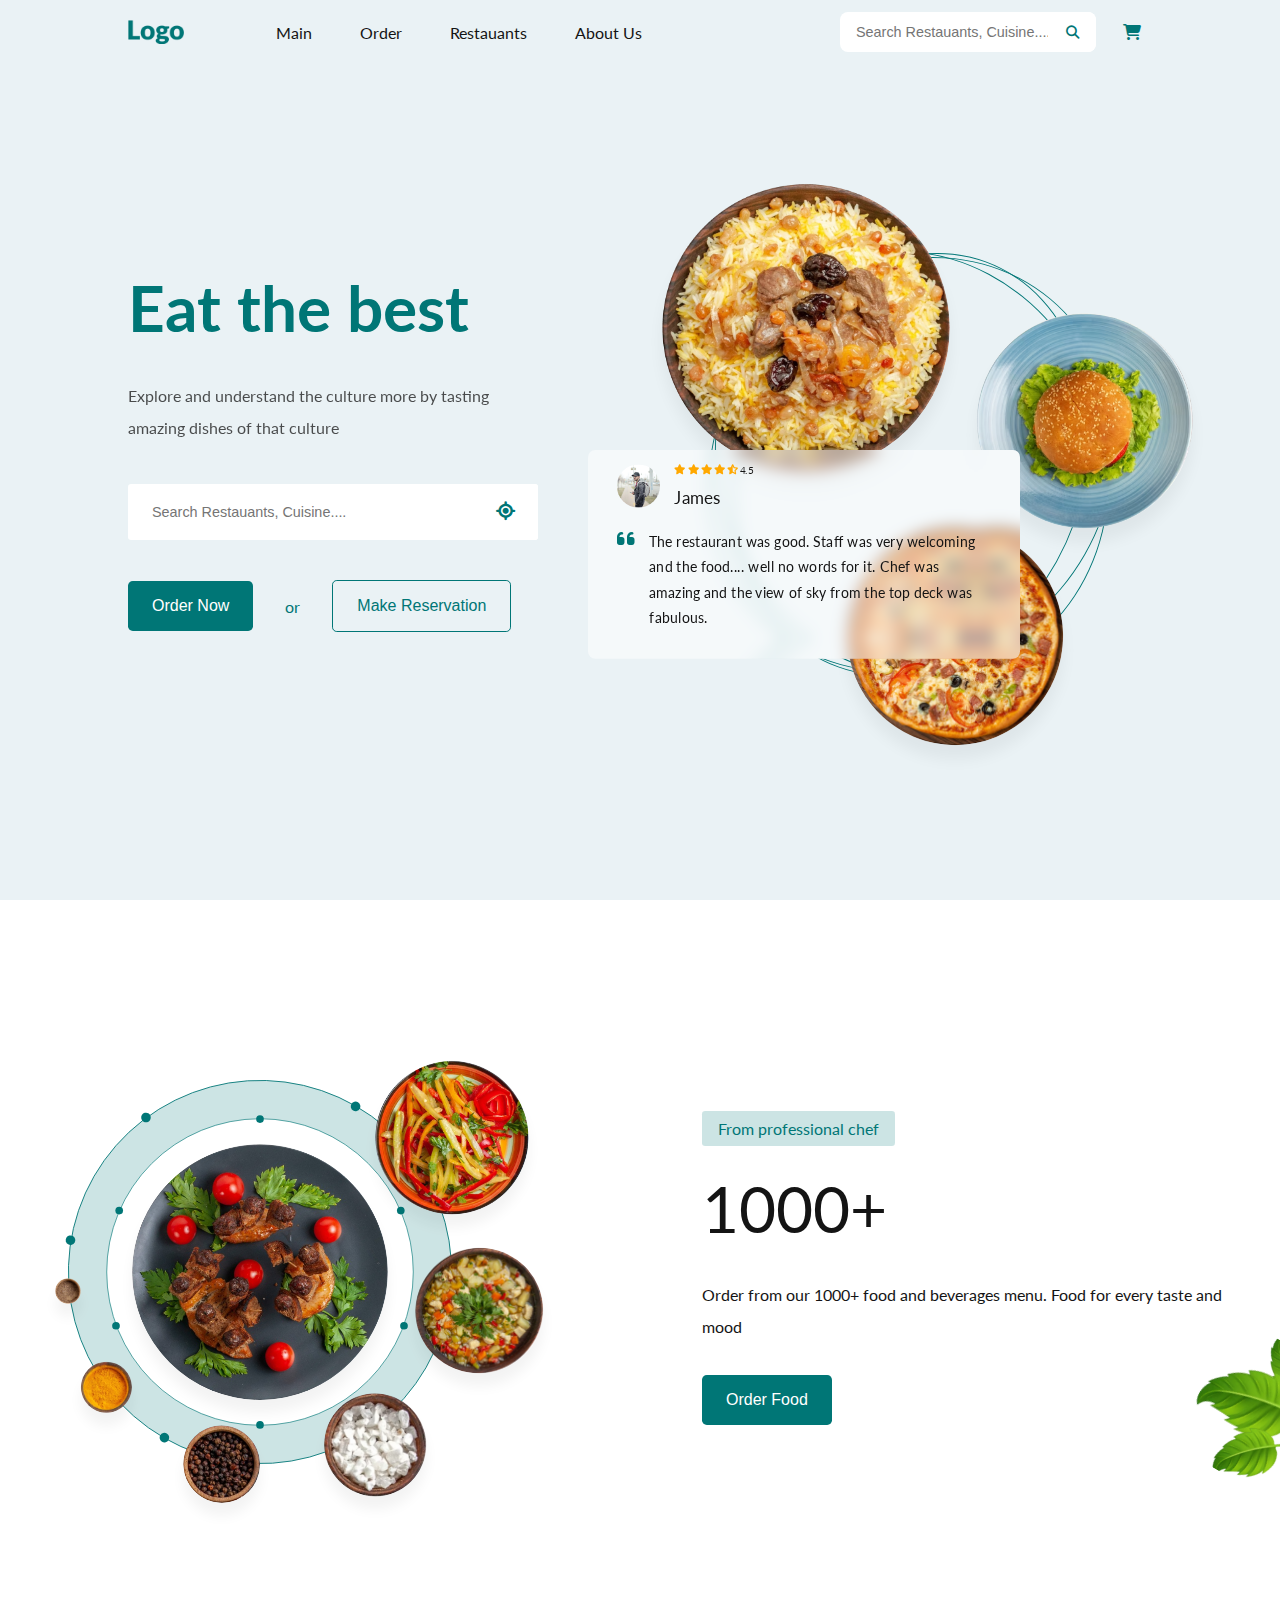
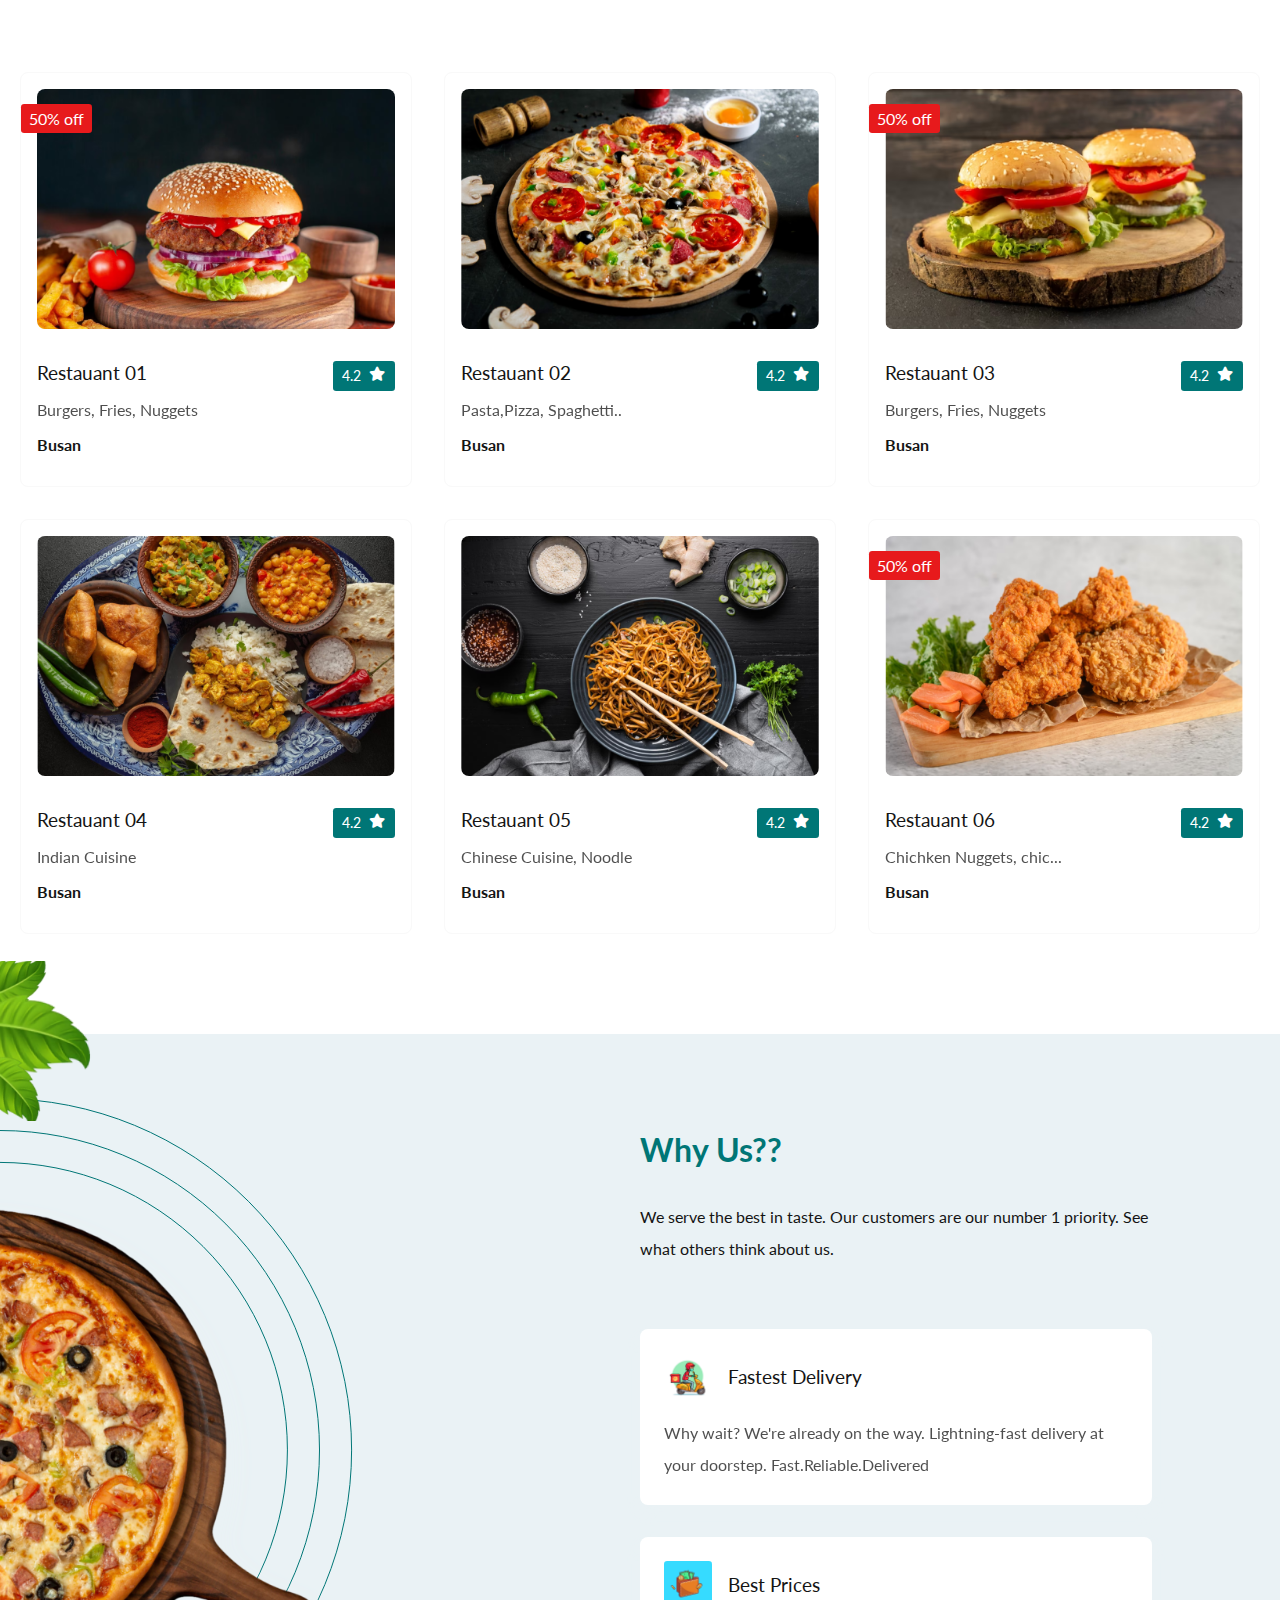
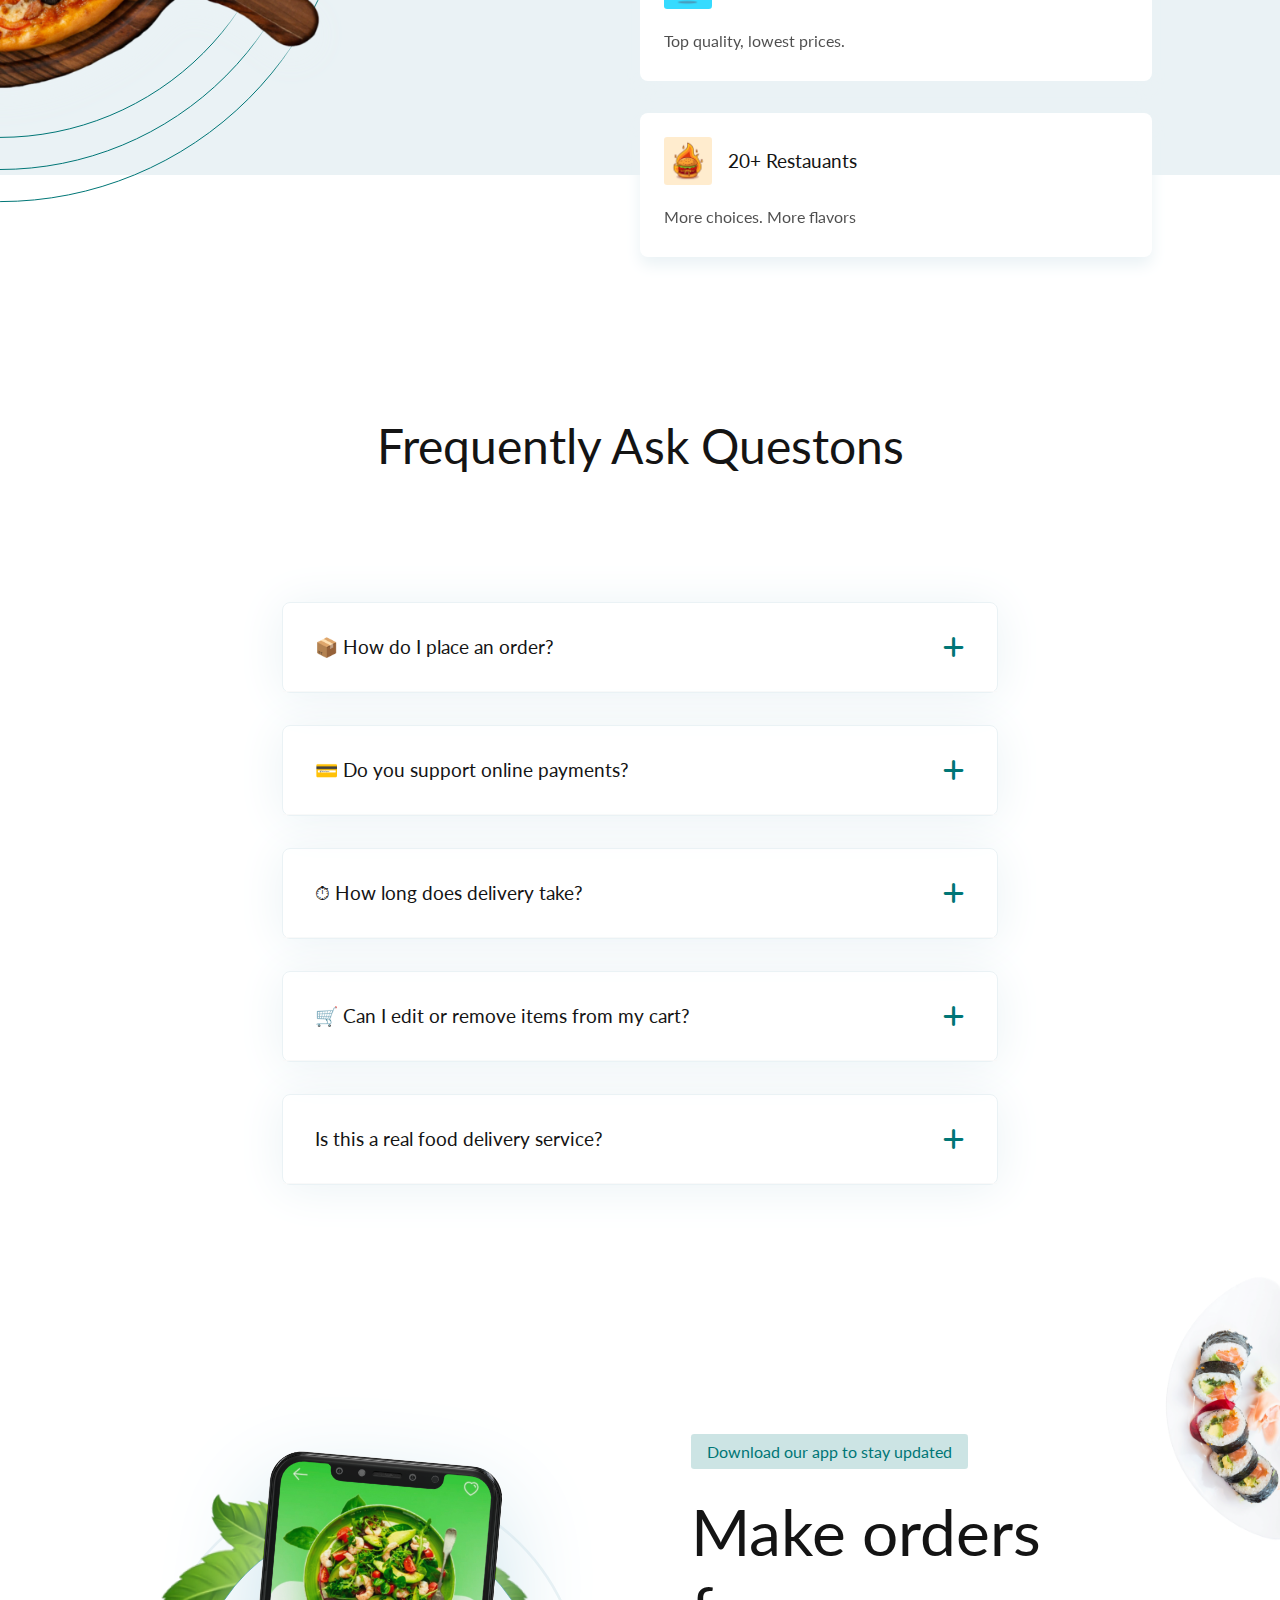
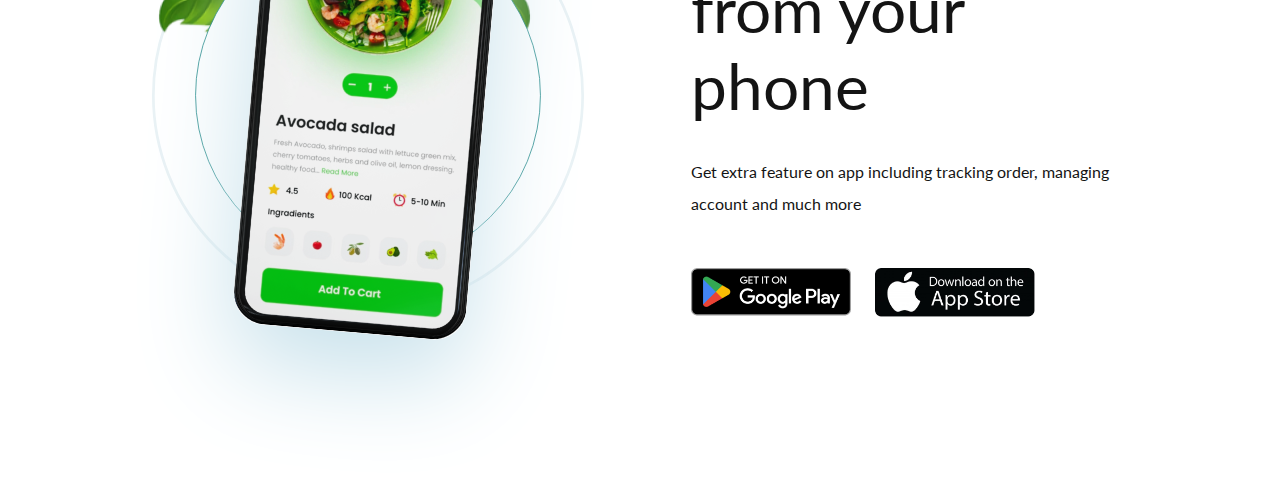
<file: index.html>
<!DOCTYPE html>
<html lang="en">

<head>
    <meta charset="UTF-8">
    <meta http-equiv="X-UA-Compatible" content="IE=edge">
    <meta name="viewport" content="width=device-width, initial-scale=1.0">
    <title>Food website</title>

    <!--Google fonts CDN-->
    <link rel="preconnect" href="https://fonts.googleapis.com">
    <link rel="preconnect" href="https://fonts.gstatic.com" crossorigin>
    <link href="https://fonts.googleapis.com/css2?family=Lato:wght@100;300;400;700;900&display=swap" rel="stylesheet">
    <!--Font Awesome CDN-->
    <link rel="stylesheet" href="https://cdnjs.cloudflare.com/ajax/libs/font-awesome/6.7.2/css/all.min.css"><link>

    <!--Style-->
    <link rel="stylesheet" href="style.css">
</head>

<body>
    <header>
    <!--Navbar-->
     <nav class="navbar">
        <!-- Logo-->
         <img src="img/logo.png" class="logo" alt="">
         
         <!--ul-->
        <ul class="links-container">
            <li class="link-items"><a href="#" class="links">Main</a></li>
            <li class="link-items"><a href="order.html" class="links">Order</a></li>
            <li class="link-items"><a href="#restaurants-section" class="links">Restauants</a></li>
            <li class="link-items"><a href="#about-section" class="links">About Us</a></li>
        </ul>

        <!--Search box-->
        <div class="nav-extras">
            <!--Search box-->
            <div class="search">
                <input type="text" class="search-box" placeholder="Search Restauants, Cuisine....">
                <button class="search-btn"><i class="fa-solid fa-magnifying-glass"></i> </button>
            </div>
            <!--Cart btn-->
            <a href="#" class="cart"><i class="fa-solid fa-cart-shopping"></i></a>
        </div>
     </nav>

     <!--hero section-->

     <main id="hero-section">
    
        <!--hero content-->
        <div class="hero-content">
            <h1 class="hero-heading">Eat the best</h1>
            <p class="hero-line">Explore and understand the culture more by tasting amazing dishes of that culture</p>
            <div class="search location">
                <input type="text" class="search-box" placeholder="Search Restauants, Cuisine....">
                <button class="search-btn locate-btn"><i class="fa-solid fa-location-crosshairs"></i> </button>
            </div>
            <div  class="hero-action-btn-container">
                <button onclick="window.location.href='order.html'" class="btn">Order Now</button>
                <p class="or">or</p>
                <button class="btn transparent">Make reservation</button>
            </div>
        </div>

        <!--hero image container-->

        <div class="hero-image-container">
            <div class="background-element">
                <div class="ellipse"></div>
                <div class="ellipse"></div>
                <div class="ellipse"></div>
            </div>
            <div class="forground-elements">
                <img src="img/hero-biryani.png" class="hero-img" alt="">
                <img src="img/hero-burger.png" class="hero-img" alt="">
                <img src="img/hero-pizza.png" class="hero-img" alt="">

                <div class="review-box">
                    <div class="reviewer-info">
                        <img src="img/user-1.png" class="reviewer-img" alt="">

                        <div class="reviewer">
                            <div class="reviewer-rating">
                                <i class="fa-solid fa-star"></i>
                                <i class="fa-solid fa-star"></i>
                                <i class="fa-solid fa-star"></i>
                                <i class="fa-solid fa-star"></i>
                                <i class="fa-solid fa-star-half-stroke"></i>
                                <p>4.5</p>
                            </div>
                            <h2 class="reviewer-name">James</h2>
                        </div>
                    </div>
                    <div class="review-body">
                        <i class="fa-solid fa-quote-left"></i>
                        <p class="review">The restaurant was good. Staff was very welcoming and the food.... well no words for it. Chef was amazing and the view of sky from the top deck was fabulous.</p>
                    </div>
                </div>
            </div>
        </div>
     </main>
    </header>

    <!--restaurants section-->
    <section id="restaurants-section" style="padding: 100px 20px;">

       <div class="leaf-layer right">
            <img src="img/leafs.png"  alt="">
       </div>

        <div class="section">

            <!--food img container-->
            <div class="food-image-container">
                <div class="circle">
                    <span></span>
                    <span></span>
                    <span></span>
                    <span></span>
                    <span></span>
                    <span></span>
                </div>
                <div class="circle">
                    <span></span>
                    <span></span>
                    <span></span>
                    <span></span>
                    <span></span>
                    <span></span>
                </div>

                <div>
                    <img src="img/food-1.png" class="food-img" alt="">
                    <img src="img/food-2.png" class="food-img" alt="">
                    <img src="img/food-3.png" class="food-img" alt="">
                    <img src="img/food-4.png" class="food-img" alt="">
                    <img src="img/food-5.png" class="food-img" alt="">
                    <img src="img/food-6.png" class="food-img" alt="">
                    <img src="img/food-7.png" class="food-img" alt="">
                </div>
            </div>


            <!--section content-->
            <div class="section-detail">
                <span class="section-highlight">From professional chef</span>
                <p class="section-title">1000+</p>
                <p class="section-info"> Order from our 1000+ food and beverages menu. Food for every taste and mood</p>

                <button onclick="window.location.href='order.html'" class="btn">Order food</button>
            </div>    
        </div>

        <div class="restaurants-container">
            <div class="restaurant">
                <p class="discount">50% off</p>
                <div class="restaurant-thumbnail">
                    <img src="img/restaurant-1.png" class="restaurants-img" alt="">
                </div>
                <div class="restaurant-body">
                    <h3 class="restaurant-name">Restauant 01</h3>
                    <p class="menu">Burgers, Fries, Nuggets</p>
                    <p class="place">Busan</p>
                    <span class="rating">4.2 <i class="fa-solid fa-star"></i></span>
                </div>
            </div>
            <div class="restaurant">
                <div class="restaurant-thumbnail">
                    <img src="img/restaurant-2.png" class="restaurants-img" alt="">
                </div>
                <div class="restaurant-body">
                    <h3 class="restaurant-name">Restauant 02</h3>
                    <p class="menu">Pasta,Pizza, Spaghetti..</p>
                    <p class="place">Busan</p>
                    <span class="rating">4.2 <i class="fa-solid fa-star"></i></span>
                </div>
            </div>
            <div class="restaurant">
                <p class="discount">50% off</p>
                <div class="restaurant-thumbnail">
                    <img src="img/restaurant-3.png" class="restaurants-img" alt="">
                </div>
                <div class="restaurant-body">
                    <h3 class="restaurant-name">Restauant 03</h3>
                    <p class="menu">Burgers, Fries, Nuggets</p>
                    <p class="place">Busan</p>
                    <span class="rating">4.2 <i class="fa-solid fa-star"></i></span>
                </div>
            </div>
            <div class="restaurant">
                <div class="restaurant-thumbnail">
                    <img src="img/restaurant-4.png" class="restaurants-img" alt="">
                </div>
                <div class="restaurant-body">
                    <h3 class="restaurant-name">Restauant 04</h3>
                    <p class="menu">Indian Cuisine</p>
                    <p class="place">Busan</p>
                    <span class="rating">4.2 <i class="fa-solid fa-star"></i></span>
                </div>
            </div>
            <div class="restaurant">
                <div class="restaurant-thumbnail">
                    <img src="img/restaurant-5.png" class="restaurants-img" alt="">
                </div>
                <div class="restaurant-body">
                    <h3 class="restaurant-name">Restauant 05</h3>
                    <p class="menu">Chinese Cuisine, Noodle</p>
                    <p class="place">Busan</p>
                    <span class="rating">4.2 <i class="fa-solid fa-star"></i></span>
                </div>
            </div>
            <div class="restaurant">
                <p class="discount">50% off</p>
                <div class="restaurant-thumbnail">
                    <img src="img/restaurant-6.png" class="restaurants-img" alt="">
                </div>
                <div class="restaurant-body">
                    <h3 class="restaurant-name">Restauant 06</h3>
                    <p class="menu">Chichken Nuggets, chic...</p>
                    <p class="place">Busan</p>
                    <span class="rating">4.2 <i class="fa-solid fa-star"></i></span>
                </div>
            </div>
        </div>

        <div class="leaf-layer left">
            <img src="img/leaf-left.png"  alt="">
       </div>

    </section>

    <!--about section-->
    <section id="about-section">

        <div class="about-us-review-container">

            <div class="circle"></div>

            <img src="img/pizza-pan.png" class="pizza-pan-img" alt="">
        </div>

        <!--about services-->
        <div class="about">
            <h2 class="about-title">Why Us??</h2>

            <p class="about-info">We serve the best in taste. Our customers are our number 1 priority. See what others think about us.</p>

            <div class="services-container">
                <div class="service">
                    <div class="service-title">
                        <img src="img/fastest-delivery.png" class="service-img" alt="">
                        <h3 class="service-name">Fastest Delivery</h3>
                    </div>
                    <p class="service-detail">Why wait? We're already on the way. Lightning-fast delivery at your doorstep. Fast.Reliable.Delivered</p>
                </div>

                <div class="service">
                    <div class="service-title">
                        <img src="img/best-prices.png" class="service-img" alt="">
                        <h3 class="service-name">Best Prices</h3>
                    </div>
                    <p class="service-detail">Top quality, lowest prices.</p>
                </div>

                <div class="service">
                    <div class="service-title">
                        <img src="img/20+ restaurant.png" class="service-img" alt="">
                        <h3 class="service-name">20+ Restauants</h3>
                    </div>
                    <p class="service-detail">More choices. More flavors</p>
                </div>
            </div>
        </div>

    </section>

    <section id="faq-section">
        
        <h1 class="section-title">Frequently Ask Questons</h1>

        <div class="faq">
            <div class="question-box">
                <h3 class="question">📦 How do I place an order?</h3>
                <i class="fa-solid fa-plus"></i>
            </div>

            <div class="answer-box">
                <p class="answer">Add items to your cart, and click the checkout button. A confirmation message will appear to simulate your order placement.</p>
            </div>

        </div>

        <div class="faq">
            <div class="question-box">
                <h3 class="question">💳 Do you support online payments?</h3>
                <i class="fa-solid fa-plus"></i>
            </div>

            <div class="answer-box">
                <p class="answer">Currently, this site is a demo project and does not support real payments. Future versions may include payment gateways.</p>
            </div>

        </div>

        <div class="faq">
            <div class="question-box">
                <h3 class="question">⏱ How long does delivery take?</h3>
                <i class="fa-solid fa-plus"></i>
            </div>

            <div class="answer-box">
                <p class="answer">In a real-world version, delivery time would depend on location. For now, this is a front-end simulation only.</p>
            </div>

        </div>

        <div class="faq">
            <div class="question-box">
                <h3 class="question">🛒 Can I edit or remove items from my cart?</h3>
                <i class="fa-solid fa-plus"></i>
            </div>

            <div class="answer-box">
                <p class="answer">Yes! Visit the cart page to remove items or simulate checkout.</p>
            </div>

        </div>

        <div class="faq">
            <div class="question-box">
                <h3 class="question">Is this a real food delivery service?</h3>
                <i class="fa-solid fa-plus"></i>
            </div>

            <div class="answer-box">
                <p class="answer">No, this is a demo project designed to show how a food delivery website works using only front-end technologies like HTML, CSS, and JavaScript.</p>
            </div>
        </div>
        
        <div class="dish-layer"><img src="img/side-dish.png" alt=""></div>

        

    </section>
    <!--Download app section-->
    <section id="download-app-section">

        <div class="section">

            <div class="download-app-container">
                <div class="pulse">
                    <div class="circle"></div>
                    <div class="circle"></div>
                </div>
                <img src="img/leafs.png"  class="leaf-left">
                <img src="img/leaf-left.png"  class="leaf-right">

                <img src="img/app.png" class="phone-mockup" alt="">
            </div>

            <div class="section-detail">
                <span class="section-highlight">Download our app to stay updated</span>
                <p class="section-title">Make orders from your phone</p>
                <p class="section-info">Get extra feature on app including tracking order, managing account and much more</p>

                <div class="download-btn-group">
                    <a href="#" class="download-btn"> <img src="img/play-store.png" alt=""></a>
                    <a href="#" class="download-btn"> <img src="img/app-store.png" alt=""></a>
                </div>

            </div>
        </div>

    </section>

    <script src="app.js"></script>
</body>

</html>
</file>
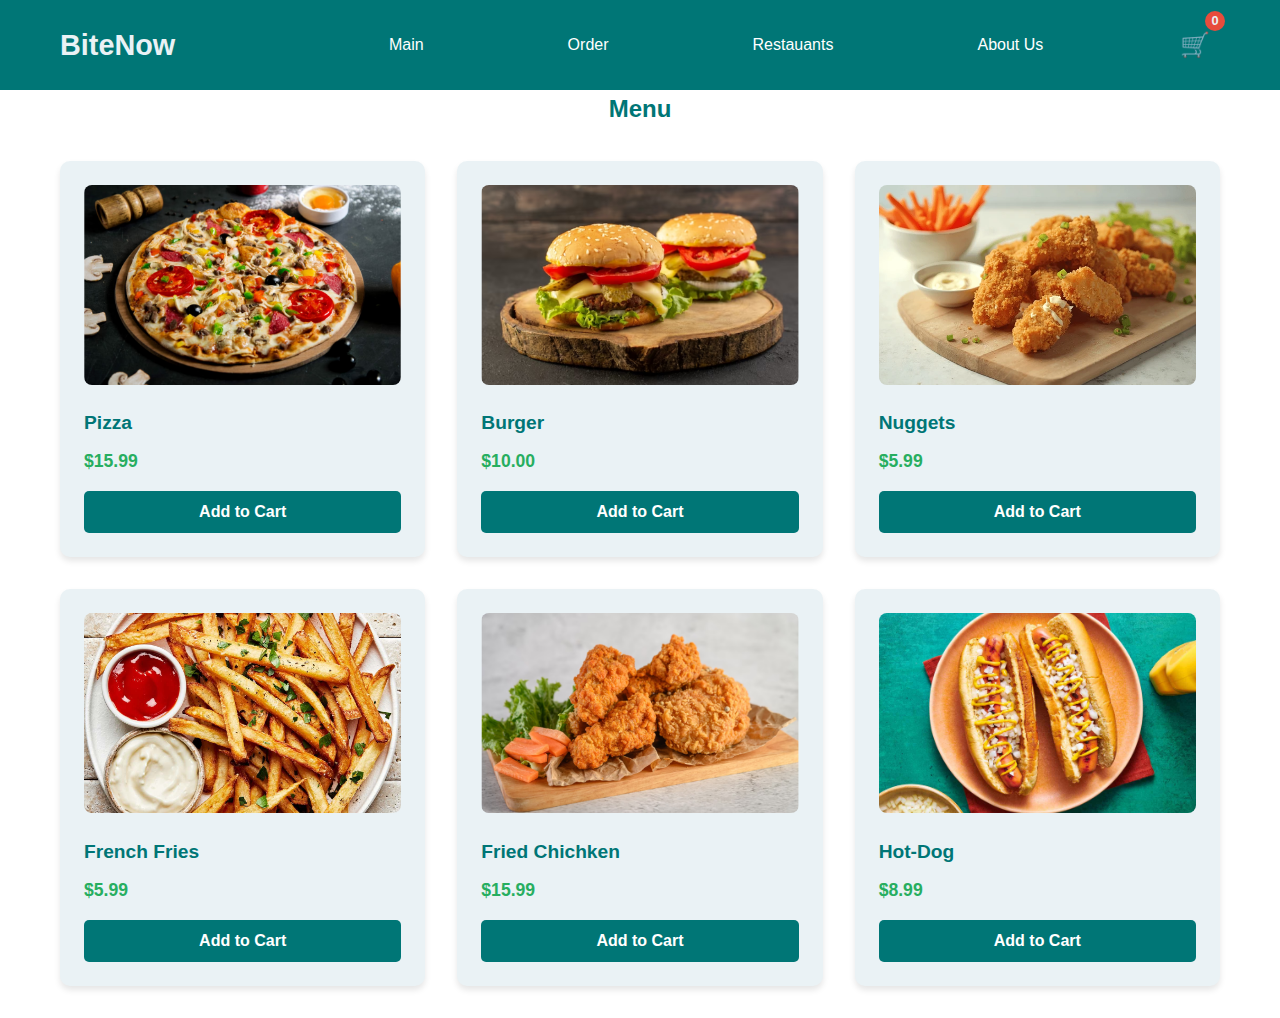
<file: order.html>
<!DOCTYPE html>
<html lang="en">
<head>
    <meta charset="UTF-8">
    <meta name="viewport" content="width=device-width, initial-scale=1.0">
    <title>BiteNow</title>
    <!--Google fonts CDN-->
    <link rel="preconnect" href="https://fonts.googleapis.com">
    <link rel="preconnect" href="https://fonts.gstatic.com" crossorigin>
    <link href="https://fonts.googleapis.com/css2?family=Lato:wght@100;300;400;700;900&display=swap" rel="stylesheet">
    <link rel="stylesheet" href="styles.css">
</head>
<body>
    <header>
        <div class="container">
            <h1>BiteNow</h1>
            <ul class="links-container">
                <li class="link-items"><a href="index.html" class="links">Main</a></li>
                <li class="link-items"><a href="order.html" class="links">Order</a></li>
                <li class="link-items"><a href="index.html" class="links">Restauants</a></li>
                <li class="link-items"><a href="index.html" class="links">About Us</a></li>
            </ul>
            <div class="cart-icon" onclick="toggleCart()">
                <span>🛒</span>
                <span class="cart-count" id="cartCount">0</span>
            </div>
        </div>
    </header>

    <main class="container">
        <section class="products">
            <h2>Menu</h2>
            <div class="product-grid" id="productGrid">
                <!-- Products will be dynamically loaded here -->
            </div>
        </section>

        <div class="cart-overlay" id="cartOverlay" onclick="closeCart()">
            <div class="cart-sidebar" onclick="event.stopPropagation()">
                <div class="cart-header">
                    <h3>Shopping Cart</h3>
                    <button class="close-btn" onclick="closeCart()">×</button>
                </div>
                <div class="cart-items" id="cartItems">
                    <!-- Cart items will be displayed here -->
                </div>
                <div class="cart-footer">
                    <div class="cart-total">
                        <strong>Total: $<span id="cartTotal">0.00</span></strong>
                    </div>
                    <button class="checkout-btn" onclick="checkout()" id="checkoutBtn">
                        Checkout
                    </button>
                </div>
            </div>
        </div>
    </main>

    <!-- Checkout Success Popup -->
    <div class="popup-overlay" id="popupOverlay">
        <div class="popup">
            <div class="popup-content">
                <h3>🎉 Order Successful!</h3>
                <p>Thank you for your purchase!</p>
                <p>Your order total was $<span id="orderTotal">0.00</span></p>
                <button onclick="closePopup()" class="popup-btn">Continue Shopping</button>
            </div>
        </div>
    </div>

    <script src="script.js"></script>
</body>
</html>
</file>
<file: style.css>
* {
    margin: 0;
    padding: 0;
    box-sizing: border-box;
}

:root {
    /* color variables */
    --accent-color: #EAF2F5;
    --primary-text-color: #141414;
    --secondary-text-color: #007676;
    --light-text-color: #fff;
    --primary-color: #fff;
    --secondary-color: #007676;
    --alpha-secondary-color: rgba(0, 118, 118, 0.2);
    --discount-color: #E71A1C;
    --card-hover-bg-color: #F9F9F9;
    --border-color: #f9f9f9;
    --box-shadow-color: var(--accent-color);
    --shadow: rgba(0, 0, 0, 0.05);
    --box-shadow: rgba(0, 0, 0, 0.25);
    --discount-banner-background-overlay: linear-gradient(rgba(0, 118, 118, 0.8), rgba(0, 118, 118, 0.8));
    --phone-app-shadow: #C7E1EB;
    --alpha-primary-color: rgba(255, 255, 255, 0.5);
    --rating-color: #FFA800;

    /* transition curves */
    --transition-curve: cubic-bezier(0.36, -0.21, 0.16, 1.97);
}

html{
    font-size: 16px;
    overflow-x: hidden;
    scroll-behavior: smooth;
   
      
}
body{
    font-family: "Lato", sans-serif;
    color: var(--primary-text-color);
    background-color: var(--primary-color);
}

/* navbar */

.navbar{
    position: fixed;
    top: 0;
    left: 0;
    width: 100%;
    height: 4rem;
    display: flex;
    align-items: center;
    padding: 0 10vw;
    z-index: 9;
    background-color: var(--accent-color);
}

.logo{
    height: 1.5rem;
}

.links-container{
    display: flex;
    gap: 1rem;
    list-style: none;
    margin-left: 7.5%;
}

.links{
    color: var(--primary-text-color);
    text-decoration: none;
    text-transform: capitalize;
    padding: .5rem 1rem;
    transition: .2s;
}

.links:hover{
    color: var(--secondary-text-color);
}


.nav-extras{
    display: flex;
    align-items: center;
    margin-left: auto;
    gap: 1rem;
}

.search{
    position: relative;
    width: 20vw;
    min-width: 150px;
    height: 2.5rem;
    border-radius: .5rem;
    overflow: hidden;
}

.search-box{
    width: 100%;
    height: 100%;
    background-color: var(--primary-color);
    border: none;
    padding: 1rem;
    outline: none;
    font-size: .9rem;
}

.search-btn{
    position: absolute;
    border: none;
    right: 0;
    width: 3rem;
    height: 100%;
    background: var(--primary-color);
    text-align: center;
    cursor: pointer;
    color: var(--secondary-text-color);
}

.cart{
    width: 2.5rem;
    height: 2.5rem;
    color: var(--secondary-text-color);
    border-radius: 100%;
    display: flex;
    justify-content: center;
    align-items: center;
    text-decoration: none;
    transition: .5s;
}

.cart:hover, .locate-btn:hover{
    background: var(--alpha-secondary-color);
}

/*hero section*/

#hero-section{
    min-height: 100vh;
    padding: 0 10vw;
    display: flex;
    justify-content: space-between;
    align-items: center;
    background: var(--accent-color);
}

.hero-content{
    width: 40%;
}
.hero-heading{
   font-size: 4rem;
   line-height: 5rem;
   font-weight: 700;
   color: var(--secondary-text-color); 
}


.hero-line{
    line-height: 2rem;
    opacity: 0.75;
    margin-top: 2rem;
}

.search.location{
    width: 100%;
    height: 3.5rem;
    border-radius: .2rem;
    margin: 2.5rem 0;
}

.locate-btn{
    font-size: 1.2rem;
    width: 4rem;
    transition: .5s;
}

.search.location .search-box{
    padding: 1rem 1.5rem;
}

.hero-action-btn-container{
    display: flex;
    align-items: center;
    gap: 2rem;
}

.btn{
    padding: 1rem 1.5rem;
    border: none;
    border-radius: .3rem;
    font-size: 1rem;
    color: var(--light-text-color);
    background: var(--secondary-color);
    text-transform: capitalize;
    cursor: pointer;
}

.btn.transparent{
    background: transparent;
    border: .1rem solid var(--secondary-color);
    color: var(--secondary-text-color);
}

.hero-action-btn-container .or{
    color: var(--secondary-text-color);
}

.hero-image-container, .food-image-container, .download-app-container{
    min-width: 30rem;
    min-height: 30rem;
    position: relative;
    transform: scale(0.9) translateY(1rem);
}

.background-element, .forground-elements{
    width: 100%;
    height: 100%;
    position: absolute;
}

.ellipse{
    position: absolute;
    height: 100%;
    top: 50%;
    left: 50%;
    border-radius: 100%;
    border: .01rem solid var(--secondary-color);
    transform-origin: center;
}

.ellipse:nth-child(1){
    width: 80%;
    transform: translate(-50%, -50%) rotate(20deg);
}

.ellipse:nth-child(2){
    width: 90%;
    transform: translate(-50%, -50%) rotate(40deg);
}

.ellipse:nth-child(3){
    width: 90%;
    transform: translate(-50%, -50%) rotate(-20deg);
}

.hero-img{
    position: absolute;
    width: 10rem;
    border-radius: 100%;
    box-shadow: 0 1rem 1rem var(--shadow);
}

.hero-img:nth-child(1){
    width: 20rem;
    left: -8%;
    top: -15%;
}

.hero-img:nth-child(2){
    width: 15rem;
    right: -15%;
    top: 15%;
}

.hero-img:nth-child(3){
    width: 15rem;
    left: 35%;
    bottom: -15%;
}

.review-box{
    position: absolute;
    width: 30rem;
    padding: 1rem 2rem;
    bottom: 5%;
    left: -25%;
    border-radius: .5rem;
    background: var(--alpha-primary-color);
    backdrop-filter: blur(.5rem);
}

.reviewer-info{
    display: flex;
    gap: 1rem;
}

.reviewer-img{
    width: 3rem;
    height: 3rem;
    border-radius: 100%;
}

.reviewer-rating{
    display: flex;
    gap: .1rem;
    font-size: .7rem;
    align-items: center;
}

.reviewer-rating i{
    color: var(--rating-color);
}

.reviewer-name{
    font-weight: 400;
    font-size: 1.2rem;
    margin-top: .75rem;
}

.review-body{
    display: flex;
    gap: 1rem;
    margin-top: .5rem;
    padding: 1rem 0;
}

.review-body i{
    font-size: 1.4rem;
    color: var(--secondary-text-color)
}

.review{
    line-height: 1.75rem;
}

/*restaurants section*/

.section{
    width: 100%;
    padding: 2rem 0 5rem;
    display: flex;
    justify-content: space-between;
    align-items: center;
}

.section-detail{
    width: 45%;
    min-width: 300px;
    margin-left: auto;
}

.section-highlight{
    padding: .5rem 1rem;
    border-radius: .2rem;
    background: var(--alpha-secondary-color);
    color: var(--secondary-color);
}

.section-title{
    margin: 2rem 0;
    font-size: 4rem;
}

.section-info{
    line-height: 2rem;
    margin-bottom: 2rem;
}

section{
    position: relative;
    padding: 6rem 10vw;
}

.food-image-container{
    transform: scale(0.8);
}

.circle{
    position: absolute;
    width: 100%;
    height: 100%;
    top: 50%;
    left: 50%;
    border-radius: 100%;
    transform: translate(-50%, -50%) scale(0.8);
    background: var(--primary-color);
    border: .1rem solid var(--secondary-color);
}

.circle span{
    position: absolute;
    width: .75rem;
    height: .75rem;
    border-radius: 100%;
    background: var(--secondary-color);
    transform: translate(-50%, -50%);
}

.circle span:nth-child(1){
    top: 0;
    left: 50%;
}

.circle span:nth-child(2){
    top: 30%;
    left: 4%;
}

.circle span:nth-child(3){
    top: 30%;
    right: 1.5%;
}

.circle span:nth-child(4){
    bottom: 30%;
    left: 3%;
}

.circle span:nth-child(5){
    bottom: 30%;
    right: .5%;
}

.circle span:nth-child(6){
    bottom: -2.5%;
    left: 50%;
}

.circle:nth-child(2){
    background: var(--alpha-secondary-color);
    z-index: -1;
    transform: translate(-50%, -50%) scale(1) rotate(30deg);
}

.food-img{
    position: absolute;
    border-radius: 100%;
    box-shadow: 0 1rem 1rem var(--shadow);
    width: 10rem;
    transform: translate(-50%, -50%);
}

.food-img:nth-child(1){
    width: 20rem;
    top: 50%;
    left: 50%;
}

.food-img:nth-child(2){
    width: 12rem;
    top: 15%;
    left: 100%;
}

.food-img:nth-child(3){
    width: 10rem;
    top: 60%;
    left: 107%;
}

.food-img:nth-child(4){
    width: 8rem;
    top: 95%;
    left: 80%;
}

.food-img:nth-child(5){
    width: 6rem;
    top: 100%;
    left: 40%;
}

.food-img:nth-child(6){
    width: 4rem;
    top: 80%;
    left: 10%;
}

.food-img:nth-child(7){
    width: 2rem;
    top: 55%;
    left: 0%;
}

.restaurants-container{
    margin-top: 5rem;
    display: grid;
    grid-template-columns: repeat(3, 1fr);
    gap: 2rem;
}

.restaurant{
    position: relative;
    width: 100%;
    padding: 1rem;
    border-radius: .5rem;
    border: .1rem solid var(--border-color);
}

.discount{
    position: absolute;
    color: var(--light-text-color);
    padding: .3rem .5rem;
    background: var(--discount-color);
    border-radius: .2rem;
    left: 0;
    top: 7.5%;
    z-index: 2;
}

.restaurant-thumbnail{
    position: relative;
    width: 100%;
    height: 15rem;
    overflow: hidden;
    border-radius: .5rem;
}

.restaurants-img{
    width: 100%;
    height: 100%;
    object-fit: cover;
    border-radius: .25rem;
    transition: transform .5s var(--transition-curve);
}

.restaurant:hover .restaurants-img{
    transform: scale(1.1);
}

.restaurant-body{
    margin: 2rem 0 1rem;
    position: relative;
}

.restaurant-name{
    font-size: 1.2rem;
    text-transform: capitalize;
    font-weight: 400;
    margin: 1rem 0;
}

.menu{
    width: 80%;
    opacity: .75;
    overflow: hidden;
    white-space: nowrap;
    text-overflow: ellipsis;
    margin: 1rem 0;
}

.place{
    font-weight: 700;
    text-transform: capitalize;
}

.rating{
    position: absolute;
    right: 0;
    top: 0;
    padding: .4rem .6rem;
    background: var(--secondary-color);
    color: var(--light-text-color);
    font-size: .9rem; 
    display: flex;
    gap: .5rem;
    border-radius: .2rem;
}

.restaurant:hover{
    background: var(--card-hover-bg-color);
}

.leaf-layer{
    position: absolute;
    width: 10rem;
    height: 10rem;
    overflow: hidden;
    z-index: 2;
}

.leaf-layer img{
    width: 100%;
    height: 100%;
    object-fit: cover;
}

.leaf-layer.right{
    right: -5%;
    top: 25%;
    transform: scale(0.9) rotate(30deg);
}

.leaf-layer.left{
    left: -5%;
    bottom: -5%;
    transform: scale(1) rotate(0);
}

/*About section*/

#about-section{
    padding-bottom: 0;
}

#about-section::before{
    content: '';
    position: absolute;
    top: 0;
    left: 0;
    width: 100%;
    height: 90%;
    background: var(--accent-color);
    z-index: -1;
}

.about{
    width: 50%;
    position: center;
    margin-left: auto;
    min-width: 250px;
}

.about-title{
    font-size: 2rem;
    text-transform: capitalize;
    color: var(--secondary-text-color);
}

.about-info{
    margin: 2rem 0 4rem;
    line-height: 2rem;
}

.service{
    background: var(--primary-color);
    border-radius: .5rem;
    margin-bottom: 2rem;
    padding: 1.5rem;
    box-shadow: 0 .5rem 1rem var(--box-shadow-color);
}

.service-title{
    display: flex;
    gap: 1rem;
    align-items: center;
}

.service-img{
    width: 3rem;
    height: 3rem;
    border-radius: .2rem;
}

.service-name{
    font-weight: 400;
}

.service-detail{
    margin-top: 1rem;
    line-height: 2rem;
    opacity: .75;
}

.about-us-review-container{
    position: absolute;
    left: -10%;
    width: 40rem;
    height: 40rem;
}

.about-us-review-container .circle{
    background: transparent;
    left: 20%;
    transform: translate(-50%, -50%);
}

.about-us-review-container .circle::before,
.about-us-review-container .circle::after{
    content: '';
    position: absolute;
    top: 50%;
    left: 50%;
    transform: translate(-50%, -50%);
    width: 90%;
    height: 90%;
    border: .1rem solid var(--secondary-color);
    border-radius: 100%;
}

.about-us-review-container .circle::after{
    width: 110%;
    height: 110%;
}

.pizza-pan-img{
    position: absolute;
    width: 100%;
    height: 100%;
    object-fit: contain;
    transform: scale(0.9);
    left: -25%;
    filter: drop-shadow(0 1rem 1rem var(--box-shadow-color));
}

.review-wrapper{
    position: absolute;
    display: flex;
    gap: 1rem;
}

/*faq section */

#faq-section .section-title{
    text-align: center;
    font-size: 3rem;
    margin-bottom: 8rem;
    font-weight: 400;
}

.faq{
    margin: auto;
    width: 70%;
    border-radius: .5rem;
    border: .1rem solid var(--accent-color);
    position: relative;
    margin-bottom: 2rem;
    box-shadow: 0 .2rem 3rem var(--box-shadow-color);
}

.question-box{
    display: flex;
    gap: 1rem;
    justify-content: space-between;
    align-items: center;
    padding: 2rem;
    cursor: pointer;
}

.question{
    font-weight: 400;
}

.question-box i{
    font-size: 1.5rem;
    text-align: center;
    transform-origin: .25s;
    color: var(--secondary-text-color);
}

.answer-box{
    display: grid;
    grid-template-rows: 0fr;
    transition: .5s;
    border-top: .1rem solid var(--border-color);
}

.answer{
    overflow: hidden;
    line-height: 2rem;
    padding: 0 2rem;
}

.faq.active .question-box i{
    transform: rotate(45deg);
}

.faq.active .answer-box{
    padding: 2rem 0;
    grid-template-rows: 1fr;
}

.dish-layer{
    position: absolute;
    height: 20rem;
    right: -5%;
    bottom: -25%;
    z-index: -1;
    pointer-events: none;
}

.dish-layer img{
    width: 100%;
    height: 100%;
    object-fit: cover;
}

/*download app section*/

.download-btn-group{
    display: flex;
    margin-top: 3rem;
    gap: 1.5rem;
}

.download-btn-group img{
    width: 10rem;
}

.pulse{
    width: 100%;
    height: 100%;
    position: absolute;
}

.pulse.circle{
    width: 100%;
    height: 100%;
    position: absolute;
    top: 50%;
    left: 50%;
    transform: translate(-50%, -50%) scale(0.9);
    border: none;
    background: var(--accent-color);
    border-radius: 100%;
}

.pulse .circle:nth-child(2){
    transform: translate(-50%, -50%) scale(1);
    border: .2rem solid var(--accent-color);
    background: transparent;
}

.leaf{
    position: absolute;
    height: 40%;
}

.leaf.left{
    bottom: 15%;
    left: 15%;
    transform: rotate(20deg);
}

.leaf.right{
    bottom: 0;
    right: 5%;
    transform: rotate(-20deg);
}

.phone-mockup{
    position: absolute;
    height: 100%;
    left: 50%;
    transform: translateX(-50%) scale(1.1) rotate(5deg);
    box-shadow: 0 2.5rem 6.25rem var(--phone-app-shadow);
    border-radius: 2rem;
}
</file>
<file: styles.css>
* {
  margin: 0;
  padding: 0;
  box-sizing: border-box;
}

:root {
  /* color variables */
  --accent-color: #EAF2F5;
  --primary-text-color: #141414;
  --secondary-text-color: #007676;
  --light-text-color: #fff;
  --primary-color: #fff;
  --secondary-color: #007676;
  --alpha-secondary-color: rgba(0, 118, 118, 0.2);
  --discount-color: #E71A1C;
  --card-hover-bg-color: #F9F9F9;
  --border-color: #f9f9f9;
  --box-shadow-color: var(--accent-color);
  --shadow: rgba(0, 0, 0, 0.05);
  --box-shadow: rgba(0, 0, 0, 0.25);
  --discount-banner-background-overlay: linear-gradient(rgba(0, 118, 118, 0.8), rgba(0, 118, 118, 0.8));
  --phone-app-shadow: #C7E1EB;
  --alpha-primary-color: rgba(255, 255, 255, 0.5);
  --rating-color: #FFA800;

  /* transition curves */
  --transition-curve: cubic-bezier(0.36, -0.21, 0.16, 1.97);
}

body {
  font-family: "Arial", sans-serif;
  line-height: 1.6;
  color: var(--primary-text-color);
  background-color: var(--primary-color);
}

.container {
  max-width: 1200px;
  margin: 0 auto;
  padding: 0 20px;
}

/* Header */
header {
  background: var(--secondary-color);
  color: var(--accent-color);
  padding: 1rem 0;
  position: sticky;
  top: 0;
  z-index: 100;
}

header .container {
  display: flex;
  justify-content: space-between;
  align-items: center;
}

header h1 {
  font-size: 1.8rem;
}

.links-container{
  display: flex;
  gap: 1rem;
  list-style: none;
  margin-left: 7.5%;
}
.links{
  color: var(--primary-color);
  text-decoration: none;
  text-transform: capitalize;
  padding: .5rem 4rem;
  transition: .2s;
}

.links-container:hover{
  color: var(--secondary-text-color);
}

.cart-icon {
  position: relative;
  cursor: pointer;
  font-size: 1.5rem;
  padding: 10px;
  border-radius: 50%;
  transition: background-color 0.3s;
}

.cart-icon:hover {
  background-color: rgba(255, 255, 255, 0.1);
}

.cart-count {
  position: absolute;
  top: -5px;
  right: -5px;
  background: #e74c3c;
  color: var(--accent-color);
  border-radius: 50%;
  width: 20px;
  height: 20px;
  display: flex;
  align-items: center;
  justify-content: center;
  font-size: 0.8rem;
  font-weight: bold;
}

/* Main Content */
main {
  padding: 2rem 0;
}

.products h2 {
  text-align: center;
  margin-bottom: 2rem;
  color: var(--secondary-text-color)
}

.product-grid {
  display: grid;
  grid-template-columns: repeat(auto-fit, minmax(300px, 1fr));
  gap: 2rem;
  margin-bottom: 2rem;
}

.product-card {
  background: var(--accent-color);
  border-radius: 10px;
  padding: 1.5rem;
  box-shadow: 0 4px 6px rgba(0, 0, 0, 0.1);
  transition: transform 0.3s, box-shadow 0.3s;
}

.product-card:hover {
  transform: translateY(-5px);
  box-shadow: 0 8px 15px rgba(1, 245, 196, 0.2);
}

.product-image {
  width: 100%;
  height: 200px;
  object-fit: cover;
  border-radius: 8px;
  margin-bottom: 1rem;
}

.product-name {
  font-size: 1.2rem;
  font-weight: bold;
  margin-bottom: 0.5rem;
  color: var(--secondary-text-color);
}

.product-price {
  font-size: 1.1rem;
  color: #27ae60;
  font-weight: bold;
  margin-bottom: 1rem;
}

.add-to-cart-btn {
  width: 100%;
  padding: 12px;
  background: var(--secondary-text-color);
  color: white;
  border: none;
  border-radius: 5px;
  cursor: pointer;
  font-size: 1rem;
  font-weight: bold;
  transition: background-color 0.3s;
}

.add-to-cart-btn:hover {
  background: var(--secondary-color);
}

/* Cart Sidebar */
.cart-overlay {
  position: fixed;
  top: 0;
  left: 0;
  width: 100%;
  height: 100%;
  background: rgba(0, 0, 0, 0.5);
  z-index: 1000;
  display: none;
}

.cart-overlay.active {
  display: block;
}

.cart-sidebar {
  position: fixed;
  top: 0;
  right: 0;
  width: 400px;
  height: 100%;
  background: var(--accent-color);
  transform: translateX(100%);
  transition: transform 0.3s ease;
  display: flex;
  flex-direction: column;
}

.cart-overlay.active .cart-sidebar {
  transform: translateX(0);
}

.cart-header {
  padding: 1.5rem;
  border-bottom: 1px solid #eee;
  display: flex;
  justify-content: space-between;
  align-items: center;
  background: var(--secondary-text-color);
  color: white;
}

.close-btn {
  background: none;
  border: none;
  font-size: 2rem;
  cursor: pointer;
  color: white;
}

.cart-items {
  flex: 1;
  padding: 1rem;
  overflow-y: auto;
}

.cart-item {
  display: flex;
  align-items: center;
  padding: 1rem 0;
  border-bottom: 1px solid #eee;
}

.cart-item-image {
  width: 60px;
  height: 60px;
  object-fit: cover;
  border-radius: 5px;
  margin-right: 1rem;
}

.cart-item-details {
  flex: 1;
}

.cart-item-name {
  font-weight: bold;
  margin-bottom: 0.5rem;
}

.cart-item-price {
  color: #27ae60;
  font-weight: bold;
}

.quantity-controls {
  display: flex;
  align-items: center;
  gap: 0.5rem;
  margin: 0.5rem 0;
}

.quantity-btn {
  background: var(--secondary-color);
  color: white;
  border: none;
  width: 30px;
  height: 30px;
  border-radius: 50%;
  cursor: pointer;
  font-weight: bold;
}

.quantity-btn:hover {
  background: #2980b9;
}

.remove-btn {
  background: #e74c3c;
  color: white;
  border: none;
  padding: 5px 10px;
  border-radius: 3px;
  cursor: pointer;
  font-size: 0.8rem;
}

.remove-btn:hover {
  background: #c0392b;
}

.cart-footer {
  padding: 1.5rem;
  border-top: 1px solid #eee;
  background: #f8f9fa;
}

.cart-total {
  font-size: 1.2rem;
  margin-bottom: 1rem;
  text-align: center;
}

.checkout-btn {
  width: 100%;
  padding: 15px;
  background: #27ae60;
  color: white;
  border: none;
  border-radius: 5px;
  cursor: pointer;
  font-size: 1.1rem;
  font-weight: bold;
  transition: background-color 0.3s;
}

.checkout-btn:hover {
  background: #229954;
}

.checkout-btn:disabled {
  background: #bdc3c7;
  cursor: not-allowed;
}

/* Popup */
.popup-overlay {
  position: fixed;
  top: 0;
  left: 0;
  width: 100%;
  height: 100%;
  background: rgba(0, 0, 0, 0.5);
  z-index: 2000;
  display: none;
  align-items: center;
  justify-content: center;
}

.popup-overlay.active {
  display: flex;
}

.popup {
  background: white;
  border-radius: 10px;
  padding: 2rem;
  text-align: center;
  max-width: 400px;
  width: 90%;
  animation: popupSlide 0.3s ease;
}

@keyframes popupSlide {
  from {
    transform: scale(0.8);
    opacity: 0;
  }
  to {
    transform: scale(1);
    opacity: 1;
  }
}

.popup h3 {
  color: #27ae60;
  margin-bottom: 1rem;
  font-size: 1.5rem;
}

.popup p {
  margin-bottom: 1rem;
  color: #666;
}

.popup-btn {
  background: var(--secondary-color);
  color: white;
  border: none;
  padding: 12px 24px;
  border-radius: 5px;
  cursor: pointer;
  font-size: 1rem;
  font-weight: bold;
}

.popup-btn:hover {
  background: #2980b9;
}

.empty-cart {
  text-align: center;
  color: #666;
  padding: 2rem;
}

/* Mobile Responsive */
@media (max-width: 768px) {
  .container {
    padding: 0 15px;
  }

  .product-grid {
    grid-template-columns: repeat(auto-fit, minmax(250px, 1fr));
    gap: 1rem;
  }

  .cart-sidebar {
    width: 100%;
  }

  header h1 {
    font-size: 1.4rem;
  }

  .product-card {
    padding: 1rem;
  }

  .popup {
    margin: 1rem;
    padding: 1.5rem;
  }
}

@media (max-width: 480px) {
  .product-grid {
    grid-template-columns: 1fr;
  }

  .cart-item {
    flex-direction: column;
    align-items: flex-start;
    gap: 0.5rem;
  }

  .cart-item-image {
    align-self: center;
  }
}
</file>
